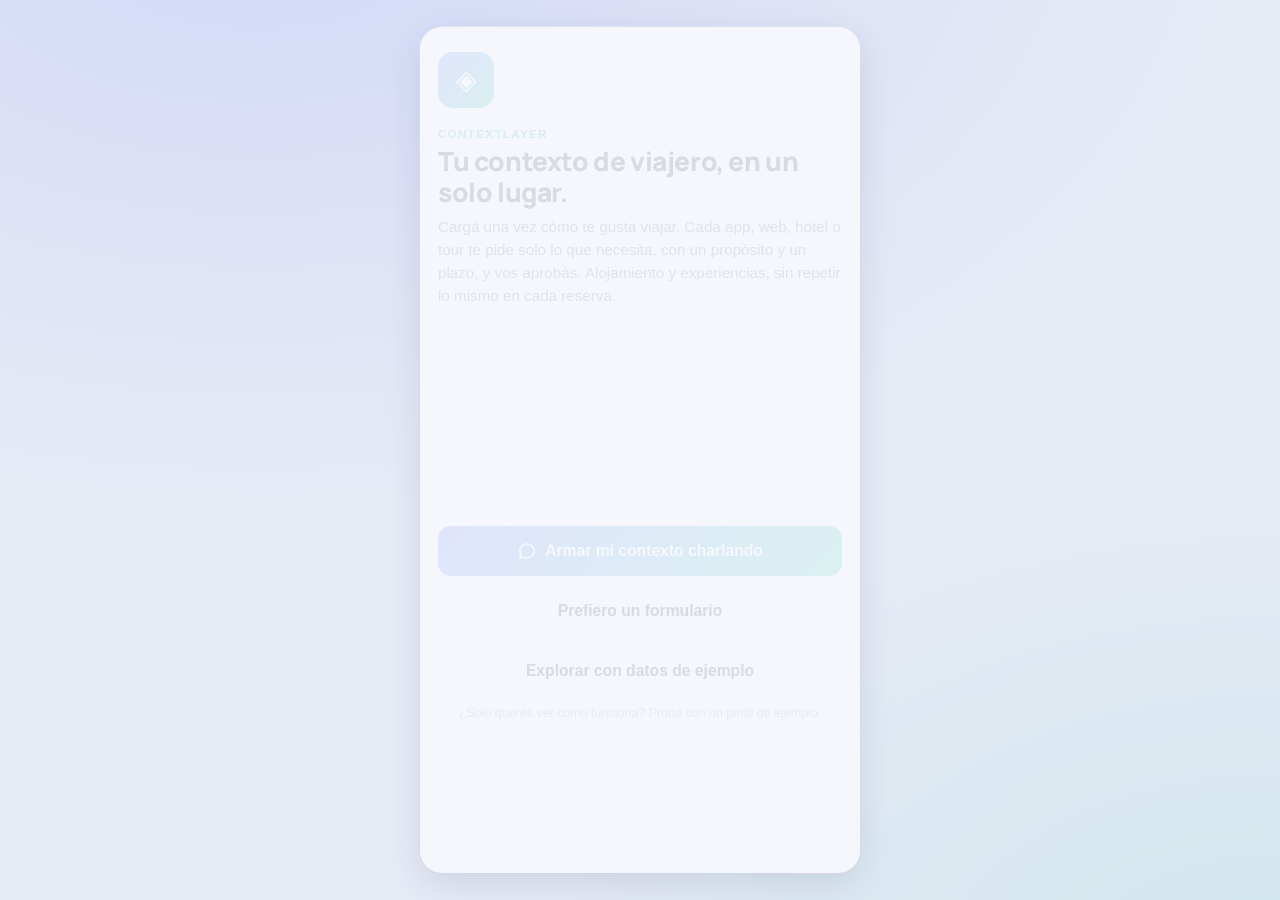
<file: index.html>
<!DOCTYPE html>
<html lang="es">
<head>
  <meta charset="UTF-8" />
  <meta name="viewport" content="width=device-width, initial-scale=1.0" />
  <title>ContextLayer · Prototipo</title>
  <!-- Redirige a la app (que vive en /mvp) para una URL raíz limpia -->
  <meta http-equiv="refresh" content="0; url=./mvp/" />
  <link rel="canonical" href="./mvp/" />
</head>
<body style="font-family:-apple-system,Segoe UI,Roboto,sans-serif;background:#e7ebf6;color:#1a1e30;display:grid;place-items:center;height:100vh;margin:0">
  <p>Abriendo el prototipo… si no redirige, <a href="./mvp/">entrá acá</a>.</p>
</body>
</html>
</file>
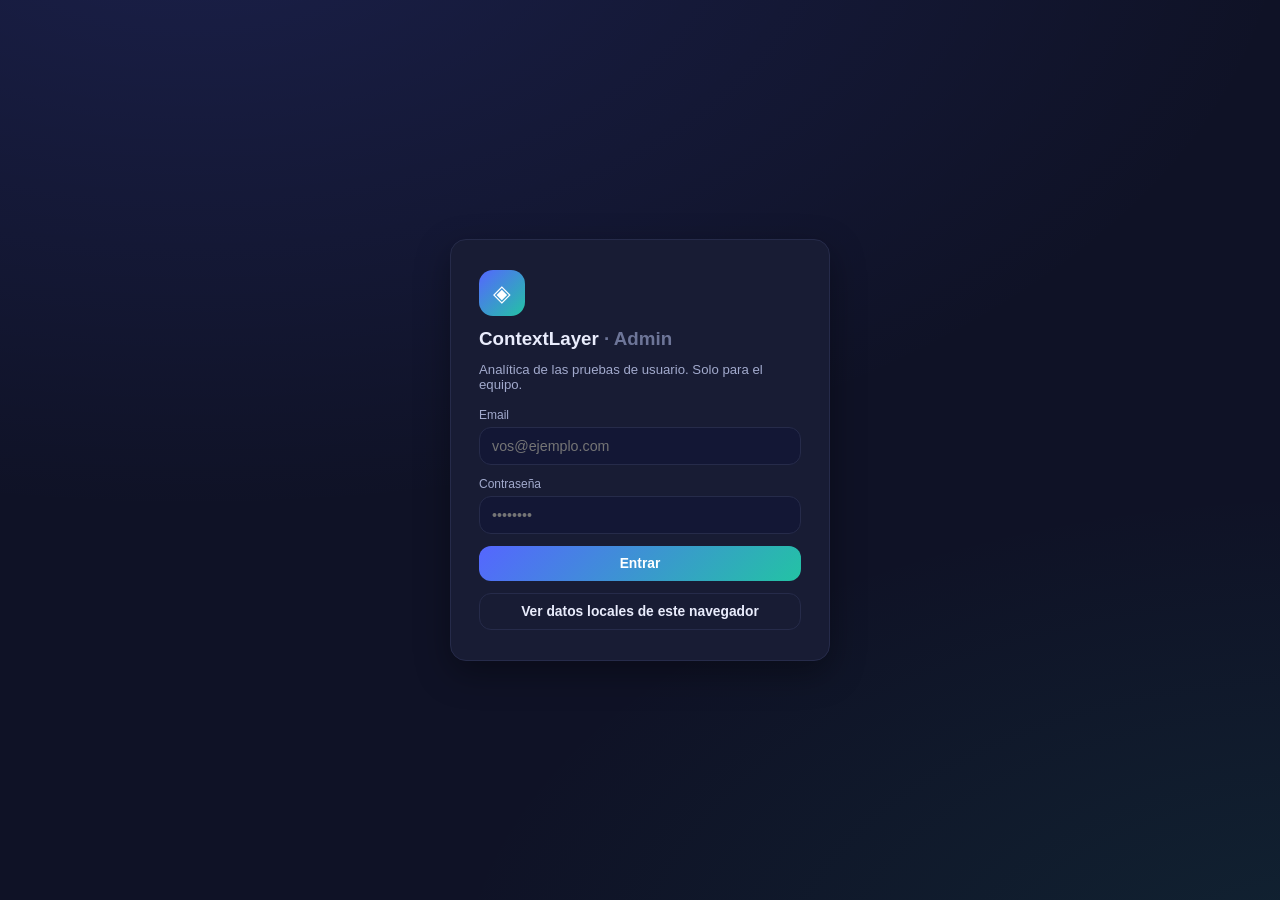
<file: admin/index.html>
<!DOCTYPE html>
<html lang="es">
<head>
  <meta charset="UTF-8" />
  <meta name="viewport" content="width=device-width, initial-scale=1.0" />
  <meta name="theme-color" content="#0f1226" />
  <title>ContextLayer · Admin</title>
  <link rel="icon" href="../mvp/img/favicon.svg" type="image/svg+xml" />
  <link rel="stylesheet" href="css/admin.css?v=1" />
</head>
<body>

  <!-- ---------- Login (solo modo remoto) ---------- -->
  <div id="login" class="login" hidden>
    <form class="login__card" id="login-form" autocomplete="on">
      <div class="login__mark">◈</div>
      <div class="login__brand">ContextLayer <span>· Admin</span></div>
      <p class="login__lead">Analítica de las pruebas de usuario. Solo para el equipo.</p>
      <label class="lfield">
        <span>Email</span>
        <input type="email" id="login-email" required autocomplete="username" placeholder="vos@ejemplo.com" />
      </label>
      <label class="lfield">
        <span>Contraseña</span>
        <input type="password" id="login-pass" required autocomplete="current-password" placeholder="••••••••" />
      </label>
      <div class="login__error" id="login-error" hidden></div>
      <button class="btn btn--primary" type="submit" id="login-btn">Entrar</button>
      <button class="btn btn--ghost" type="button" id="login-local">Ver datos locales de este navegador</button>
    </form>
  </div>

  <!-- ---------- Shell del dashboard ---------- -->
  <div id="shell" class="shell" hidden>
    <aside class="sidebar" id="sidebar">
      <div class="sidebar__brand">
        <span class="sidebar__mark">◈</span>
        <span class="sidebar__name">ContextLayer <b>Admin</b></span>
        <button class="sidebar__toggle" id="nav-toggle" aria-label="Menú">☰</button>
      </div>
      <nav class="sidebar__nav" id="nav"><!-- app.js pinta los links --></nav>
      <div class="sidebar__foot" id="sidebar-foot"><!-- modo + logout --></div>
    </aside>

    <div class="main">
      <header class="topbar">
        <div class="topbar__title" id="view-title">Resumen</div>
        <div class="topbar__filters">
          <div class="seg" id="range-seg" role="group" aria-label="Rango de fechas">
            <button data-range="today">Hoy</button>
            <button data-range="7d">7 días</button>
            <button data-range="30d">30 días</button>
            <button data-range="all" class="is-on">Todo</button>
          </div>
          <select id="segment-sel" class="sel" aria-label="Segmento por dispositivo">
            <option value="all">Todos los dispositivos</option>
            <option value="mobile">📱 Mobile</option>
            <option value="tablet">📲 Tablet</option>
            <option value="desktop">🖥️ Desktop</option>
          </select>
        </div>
      </header>

      <div id="banner" class="banner" hidden></div>
      <main id="view" class="view" aria-live="polite">
        <div class="loading">Cargando…</div>
      </main>
    </div>
  </div>

  <!-- Scripts clásicos, en orden: config → cliente → datos → agregación → gráficos → vistas → app -->
  <script src="../mvp/js/config.js?v=32"></script>
  <script src="js/sb.js?v=1"></script>
  <script src="js/provider.js?v=1"></script>
  <script src="js/agg.js?v=1"></script>
  <script src="js/charts.js?v=1"></script>
  <script src="js/heat.js?v=1"></script>
  <script src="js/views/overview.js?v=1"></script>
  <script src="js/views/heatmap.js?v=1"></script>
  <script src="js/views/elements.js?v=1"></script>
  <script src="js/views/scroll.js?v=1"></script>
  <script src="js/views/funnels.js?v=1"></script>
  <script src="js/views/flows.js?v=1"></script>
  <script src="js/views/sessions.js?v=1"></script>
  <script src="js/views/live.js?v=1"></script>
  <script src="js/views/features.js?v=1"></script>
  <script src="js/views/feedback.js?v=1"></script>
  <script src="js/views/errors.js?v=1"></script>
  <script src="js/views/export.js?v=1"></script>
  <script src="js/app.js?v=1"></script>
</body>
</html>
</file>
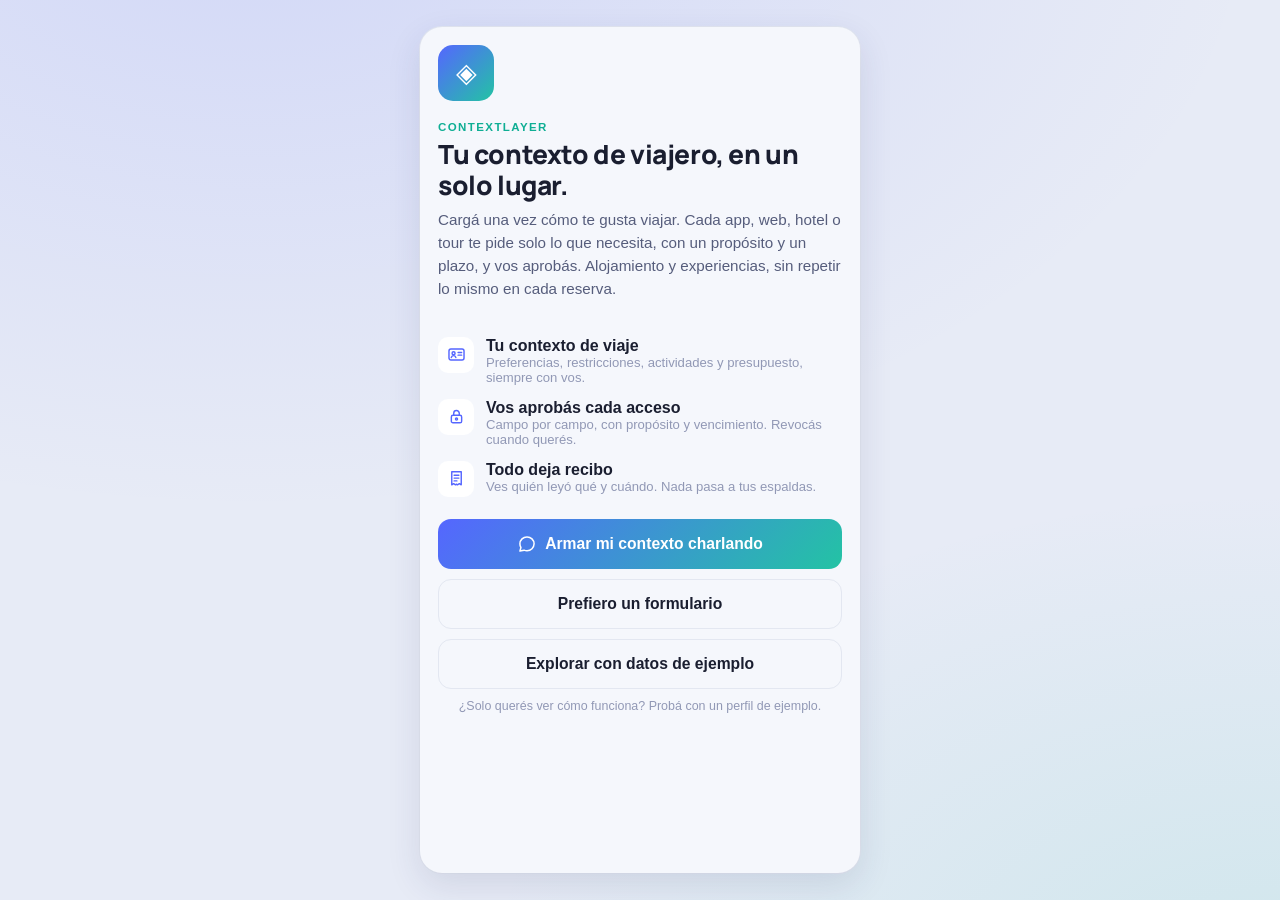
<file: mvp/index.html>
<!DOCTYPE html>
<html lang="es">
<head>
  <meta charset="UTF-8" />
  <meta name="viewport" content="width=device-width, initial-scale=1.0" />
  <meta name="theme-color" content="#0f1226" />
  <title>ContextLayer · Prototipo</title>
  <link rel="icon" href="img/favicon.svg" type="image/svg+xml" />
  <link rel="apple-touch-icon" href="img/icon-192.png" />
  <link rel="manifest" href="manifest.webmanifest" />
  <!-- Tema elegido por el tester, aplicado antes del primer paint (sin flash) -->
  <script>try { var t = localStorage.getItem("cl_theme"); if (t) document.documentElement.dataset.theme = t; } catch (e) {}</script>
  <link rel="preload" href="fonts/manrope.woff2" as="font" type="font/woff2" crossorigin />
  <link rel="stylesheet" href="css/styles.css?v=32" />
</head>
<body>
  <!-- Marco de teléfono: en desktop se ve como un móvil centrado; en mobile ocupa todo. -->
  <div class="device" role="application" aria-label="Prototipo ContextLayer">

    <!-- Contenedor donde app.js inyecta cada pantalla -->
    <main id="screen" class="screen" tabindex="-1"></main>

    <!-- Navegación inferior (se muestra/oculta según la pantalla) -->
    <nav id="tabbar" class="tabbar" aria-label="Navegación principal" hidden>
      <button class="tabbar__btn" data-nav="pasaporte">
        <span class="tabbar__ico">🪪</span><span class="tabbar__lbl">Contexto</span>
      </button>
      <button class="tabbar__btn" data-nav="reservas">
        <span class="tabbar__ico">🛎️</span><span class="tabbar__lbl">Reservas</span>
      </button>
      <button class="tabbar__btn" data-nav="actividad">
        <span class="tabbar__ico">🧾</span><span class="tabbar__lbl">Actividad</span>
      </button>
      <button class="tabbar__btn" data-nav="permisos">
        <span class="tabbar__ico">🔐</span><span class="tabbar__lbl">Permisos</span>
      </button>
    </nav>
  </div>

  <script src="js/config.js?v=32"></script>
  <script src="js/icons.js?v=32"></script>
  <script src="js/data.js?v=32"></script>
  <script src="js/track.js?v=32"></script>
  <script src="js/app.js?v=32"></script>
</body>
</html>
</file>
<file: admin/css/admin.css>
/* ============================================================================
 * ContextLayer · Admin — admin.css
 * Dashboard oscuro con los acentos de la marca (índigo #5566ff / agua #23c3a4).
 * ==========================================================================*/

:root {
  --bg: #0f1226;
  --bg-2: #131735;
  --surface: #181c34;
  --surface-2: #1e2342;
  --line: #262b4a;
  --txt: #e9ecfc;
  --txt-dim: #a2aacd;
  --txt-mute: #6d7598;
  --brand: #5566ff;
  --brand-2: #23c3a4;
  --grad: linear-gradient(135deg, #5566ff 0%, #23c3a4 100%);
  --danger: #ff6b7d;
  --warn: #e8b93e;
  --ok: #23c3a4;
  --radius: 16px;
  --radius-sm: 12px;
  --shadow: 0 12px 34px rgba(0, 0, 0, 0.35);
  font-size: 15px;
}

* { box-sizing: border-box; margin: 0; padding: 0; }

html, body {
  min-height: 100%;
  background: var(--bg);
  color: var(--txt);
  font-family: -apple-system, BlinkMacSystemFont, "Segoe UI", Roboto, Helvetica, Arial, sans-serif;
  -webkit-font-smoothing: antialiased;
}

body {
  background:
    radial-gradient(1100px 600px at 15% -10%, rgba(85, 102, 255, 0.16), transparent),
    radial-gradient(900px 500px at 105% 110%, rgba(35, 195, 164, 0.10), transparent),
    var(--bg);
}

a { color: var(--brand-2); }
[hidden] { display: none !important; }

/* ---------- Botones ---------- */
.btn {
  appearance: none;
  border: 1px solid var(--line);
  background: var(--surface-2);
  color: var(--txt);
  border-radius: var(--radius-sm);
  padding: 10px 16px;
  font-size: 0.92rem;
  font-weight: 600;
  cursor: pointer;
  transition: filter 0.15s, transform 0.05s;
}
.btn:hover { filter: brightness(1.15); }
.btn:active { transform: scale(0.98); }
.btn--primary { background: var(--grad); border: none; color: #fff; }
.btn--ghost { background: transparent; }
.btn--sm { padding: 6px 11px; font-size: 0.8rem; border-radius: 9px; }
.btn--danger { background: transparent; color: var(--danger); border-color: rgba(255, 107, 125, 0.4); }
.btn:disabled { opacity: 0.45; cursor: not-allowed; }

/* ---------- Login ---------- */
.login {
  min-height: 100vh;
  display: flex;
  align-items: center;
  justify-content: center;
  padding: 24px;
}
.login__card {
  width: 100%;
  max-width: 380px;
  background: var(--surface);
  border: 1px solid var(--line);
  border-radius: var(--radius);
  box-shadow: var(--shadow);
  padding: 30px 28px;
  display: flex;
  flex-direction: column;
  gap: 12px;
}
.login__mark {
  width: 46px; height: 46px;
  border-radius: 14px;
  background: var(--grad);
  color: #fff;
  font-size: 1.5rem;
  display: flex; align-items: center; justify-content: center;
}
.login__brand { font-size: 1.25rem; font-weight: 800; }
.login__brand span { color: var(--txt-mute); font-weight: 600; }
.login__lead { color: var(--txt-dim); font-size: 0.88rem; margin-bottom: 4px; }
.lfield { display: flex; flex-direction: column; gap: 5px; font-size: 0.8rem; color: var(--txt-dim); }
.lfield input {
  background: var(--bg-2);
  border: 1px solid var(--line);
  border-radius: var(--radius-sm);
  color: var(--txt);
  padding: 10px 12px;
  font-size: 0.95rem;
}
.lfield input:focus { outline: 2px solid rgba(85, 102, 255, 0.5); border-color: var(--brand); }
.login__error {
  background: rgba(255, 107, 125, 0.12);
  border: 1px solid rgba(255, 107, 125, 0.4);
  color: var(--danger);
  border-radius: var(--radius-sm);
  padding: 9px 12px;
  font-size: 0.84rem;
}

/* ---------- Shell: sidebar + main ---------- */
.shell { display: flex; min-height: 100vh; }

.sidebar {
  width: 222px;
  flex: none;
  border-right: 1px solid var(--line);
  background: rgba(19, 23, 53, 0.7);
  display: flex;
  flex-direction: column;
  position: sticky;
  top: 0;
  height: 100vh;
}
.sidebar__brand {
  display: flex; align-items: center; gap: 9px;
  padding: 18px 16px 14px;
  font-size: 0.98rem;
}
.sidebar__mark {
  width: 30px; height: 30px; flex: none;
  border-radius: 9px;
  background: var(--grad);
  color: #fff;
  display: flex; align-items: center; justify-content: center;
  font-size: 1rem;
}
.sidebar__name b { font-weight: 800; }
.sidebar__toggle { display: none; }
.sidebar__nav { flex: 1; overflow-y: auto; padding: 4px 10px 10px; }
.nav-item {
  display: flex; align-items: center; gap: 9px;
  padding: 8px 11px;
  margin-bottom: 2px;
  border-radius: 10px;
  color: var(--txt-dim);
  text-decoration: none;
  font-size: 0.9rem;
  font-weight: 600;
}
.nav-item:hover { background: var(--surface-2); color: var(--txt); }
.nav-item.is-active {
  background: linear-gradient(135deg, rgba(85, 102, 255, 0.22), rgba(35, 195, 164, 0.14));
  color: #fff;
  box-shadow: inset 0 0 0 1px rgba(85, 102, 255, 0.35);
}
.nav-item__ico { width: 20px; text-align: center; flex: none; }
.sidebar__foot {
  border-top: 1px solid var(--line);
  padding: 12px 14px;
  font-size: 0.78rem;
  color: var(--txt-mute);
  display: flex; flex-direction: column; gap: 8px;
}
.mode-pill {
  display: inline-flex; align-items: center; gap: 6px;
  border: 1px solid var(--line);
  border-radius: 999px;
  padding: 3px 10px;
  font-weight: 700;
  align-self: flex-start;
}
.mode-pill--remote { color: var(--brand-2); border-color: rgba(35, 195, 164, 0.4); }
.mode-pill--local { color: var(--warn); border-color: rgba(232, 185, 62, 0.4); }
.mode-pill--demo { color: var(--brand); border-color: rgba(85, 102, 255, 0.5); }

.main { flex: 1; min-width: 0; display: flex; flex-direction: column; }

/* ---------- Topbar ---------- */
.topbar {
  display: flex;
  align-items: center;
  justify-content: space-between;
  gap: 14px;
  flex-wrap: wrap;
  padding: 14px 22px;
  border-bottom: 1px solid var(--line);
  background: rgba(15, 18, 38, 0.75);
  position: sticky;
  top: 0;
  z-index: 20;
  backdrop-filter: blur(8px);
}
.topbar__title { font-size: 1.15rem; font-weight: 800; }
.topbar__filters { display: flex; align-items: center; gap: 10px; flex-wrap: wrap; }

.seg {
  display: inline-flex;
  background: var(--bg-2);
  border: 1px solid var(--line);
  border-radius: 11px;
  padding: 3px;
  gap: 2px;
}
.seg button {
  appearance: none; border: none; background: transparent;
  color: var(--txt-dim);
  border-radius: 8px;
  padding: 6px 12px;
  font-size: 0.82rem;
  font-weight: 700;
  cursor: pointer;
}
.seg button:hover { color: var(--txt); }
.seg button.is-on { background: var(--grad); color: #fff; }

.sel {
  background: var(--bg-2);
  border: 1px solid var(--line);
  color: var(--txt);
  border-radius: 11px;
  padding: 8px 10px;
  font-size: 0.84rem;
  font-weight: 600;
}

/* ---------- Banner modo local / demo ---------- */
.banner {
  margin: 14px 22px 0;
  border-radius: var(--radius-sm);
  padding: 11px 15px;
  display: flex;
  align-items: center;
  gap: 12px;
  flex-wrap: wrap;
  font-size: 0.88rem;
  font-weight: 600;
}
.banner--local { background: rgba(232, 185, 62, 0.12); border: 1px solid rgba(232, 185, 62, 0.45); color: #f2cf7a; }
.banner--demo { background: rgba(85, 102, 255, 0.14); border: 1px solid rgba(85, 102, 255, 0.5); color: #aab4ff; }
.banner--warn { background: rgba(255, 107, 125, 0.1); border: 1px solid rgba(255, 107, 125, 0.4); color: var(--danger); }
.banner .grow { flex: 1; min-width: 200px; }

/* ---------- Área de vista ---------- */
.view { padding: 18px 22px 40px; }
.loading { color: var(--txt-mute); padding: 30px 0; text-align: center; }

.grid { display: grid; gap: 14px; }
.grid--kpis { grid-template-columns: repeat(auto-fit, minmax(158px, 1fr)); }
.grid--2 { grid-template-columns: 1fr 1fr; }
.grid--3 { grid-template-columns: repeat(3, 1fr); }
@media (max-width: 1100px) { .grid--3 { grid-template-columns: 1fr 1fr; } }
@media (max-width: 760px) { .grid--2, .grid--3 { grid-template-columns: 1fr; } }

.card {
  background: var(--surface);
  border: 1px solid var(--line);
  border-radius: var(--radius);
  padding: 16px;
  min-width: 0;
}
.card__title {
  font-size: 0.78rem;
  text-transform: uppercase;
  letter-spacing: 1px;
  color: var(--txt-mute);
  font-weight: 700;
  margin-bottom: 10px;
}
.card--span { grid-column: 1 / -1; }

.kpi { display: flex; flex-direction: column; gap: 3px; }
.kpi__val {
  font-size: 1.55rem;
  font-weight: 800;
  background: var(--grad);
  -webkit-background-clip: text;
  background-clip: text;
  -webkit-text-fill-color: transparent;
}
.kpi__label { color: var(--txt-dim); font-size: 0.8rem; font-weight: 600; }
.kpi__hint { color: var(--txt-mute); font-size: 0.72rem; }

.muted { color: var(--txt-mute); font-size: 0.82rem; }
.dim { color: var(--txt-dim); }
.nowrap { white-space: nowrap; }
.right { text-align: right; }
.scroll-x { overflow-x: auto; }

.empty {
  text-align: center;
  color: var(--txt-mute);
  padding: 34px 10px;
  font-size: 0.9rem;
}
.empty__ico { display: block; font-size: 1.6rem; margin-bottom: 8px; }

/* ---------- Chips / badges ---------- */
.chip {
  display: inline-flex; align-items: center; gap: 4px;
  border: 1px solid var(--line);
  background: var(--bg-2);
  color: var(--txt-dim);
  border-radius: 999px;
  padding: 2px 9px;
  font-size: 0.72rem;
  font-weight: 700;
  white-space: nowrap;
}
.chip--ok { color: var(--brand-2); border-color: rgba(35, 195, 164, 0.4); }
.chip--warn { color: var(--warn); border-color: rgba(232, 185, 62, 0.4); }
.chip--bad { color: var(--danger); border-color: rgba(255, 107, 125, 0.4); }
.chip--brand { color: #aab4ff; border-color: rgba(85, 102, 255, 0.5); }

/* ---------- Tablas ---------- */
table.tbl { width: 100%; border-collapse: collapse; font-size: 0.85rem; }
.tbl th {
  text-align: left;
  color: var(--txt-mute);
  font-size: 0.72rem;
  text-transform: uppercase;
  letter-spacing: 0.8px;
  padding: 8px 10px;
  border-bottom: 1px solid var(--line);
  white-space: nowrap;
}
.tbl td { padding: 8px 10px; border-bottom: 1px solid rgba(38, 43, 74, 0.55); vertical-align: middle; }
.tbl tr:last-child td { border-bottom: none; }
.tbl tr.is-click { cursor: pointer; }
.tbl tr.is-click:hover td { background: rgba(85, 102, 255, 0.08); }
.tbl td.num, .tbl th.num { text-align: right; font-variant-numeric: tabular-nums; }

/* Tabla-heatmap (flujos) */
.heat-tbl { border-collapse: collapse; font-size: 0.76rem; }
.heat-tbl th {
  color: var(--txt-mute);
  font-weight: 700;
  padding: 4px 7px;
  text-align: right;
  white-space: nowrap;
}
.heat-tbl thead th {
  writing-mode: vertical-rl;
  transform: rotate(200grad);
  text-align: left;
  vertical-align: bottom;
  padding: 6px 3px;
}
.heat-tbl td {
  min-width: 34px;
  height: 28px;
  text-align: center;
  border: 1px solid rgba(15, 18, 38, 0.8);
  border-radius: 4px;
  font-weight: 700;
  font-variant-numeric: tabular-nums;
}
.heat-tbl td.tot { background: transparent !important; color: var(--txt-mute); border: none; }

/* ---------- Heatmap / preview ---------- */
.heat-controls { display: flex; gap: 10px; flex-wrap: wrap; align-items: center; margin-bottom: 14px; }
.heat-stage {
  position: relative;
  width: 402px;
  max-width: 100%;
  border: 1px solid var(--line);
  border-radius: var(--radius-sm);
  overflow: hidden;
  background: #f5f7fc;
  flex: none;
}
.heat-stage iframe { display: block; width: 400px; border: none; background: #f5f7fc; }
.heat-stage canvas, .heat-stage .ghost {
  position: absolute;
  top: 0; left: 0;
  pointer-events: none;
}
.heat-stage canvas { opacity: 0.75; }
.heat-layout { display: flex; gap: 18px; align-items: flex-start; flex-wrap: wrap; }
.heat-side { flex: 1; min-width: 250px; display: flex; flex-direction: column; gap: 12px; }

/* Cursor fantasma del replay */
.ghost {
  width: 22px; height: 22px;
  border-radius: 50%;
  background: rgba(85, 102, 255, 0.45);
  border: 2px solid #5566ff;
  box-shadow: 0 0 12px rgba(85, 102, 255, 0.8);
  transform: translate(-50%, -50%);
  transition: left 0.35s ease, top 0.35s ease;
  z-index: 5;
}
.ghost.pulse { animation: ghostPulse 0.45s ease; }
@keyframes ghostPulse {
  0% { box-shadow: 0 0 0 0 rgba(35, 195, 164, 0.85); }
  100% { box-shadow: 0 0 0 22px rgba(35, 195, 164, 0); }
}

/* ---------- Timeline de sesión ---------- */
.tline { display: flex; flex-direction: column; max-height: 640px; overflow-y: auto; }
.tline__item {
  display: flex;
  gap: 10px;
  padding: 5px 8px;
  border-left: 2px solid var(--line);
  font-size: 0.82rem;
  align-items: baseline;
}
.tline__item.is-screen { border-left-color: var(--brand); font-weight: 800; }
.tline__item.is-mile { border-left-color: var(--brand-2); }
.tline__item.is-bad { border-left-color: var(--danger); }
.tline__item.is-now { background: rgba(85, 102, 255, 0.14); border-radius: 0 8px 8px 0; }
.tline__t { color: var(--txt-mute); font-variant-numeric: tabular-nums; font-size: 0.72rem; flex: none; width: 46px; }
.tline__badge {
  font-size: 0.66rem;
  border-radius: 6px;
  padding: 1px 6px;
  font-weight: 800;
  background: rgba(35, 195, 164, 0.18);
  color: var(--brand-2);
  flex: none;
}
.tline__txt { color: var(--txt-dim); min-width: 0; overflow-wrap: anywhere; }
.tline__item.is-screen .tline__txt { color: var(--txt); }

/* ---------- Replay controls ---------- */
.replay-bar { display: flex; align-items: center; gap: 8px; flex-wrap: wrap; margin-bottom: 10px; }
.progress {
  flex: 1;
  min-width: 120px;
  height: 8px;
  border-radius: 99px;
  background: var(--bg-2);
  border: 1px solid var(--line);
  overflow: hidden;
  cursor: pointer;
}
.progress__fill { height: 100%; background: var(--grad); width: 0%; transition: width 0.2s linear; }

/* ---------- Live ---------- */
.live-dot {
  width: 9px; height: 9px; border-radius: 50%;
  background: var(--brand-2);
  display: inline-block;
  animation: liveBlink 1.4s infinite;
}
@keyframes liveBlink { 50% { opacity: 0.25; } }
.live-list { max-height: 560px; overflow-y: auto; }

/* ---------- Charts (SVG) ---------- */
.chart svg { display: block; width: 100%; height: auto; }
.legend { display: flex; flex-wrap: wrap; gap: 8px 14px; margin-top: 10px; font-size: 0.78rem; color: var(--txt-dim); }
.legend__it { display: inline-flex; align-items: center; gap: 6px; }
.legend__sw { width: 10px; height: 10px; border-radius: 3px; flex: none; }

/* Barras HTML (ranking) */
.hbar { display: grid; grid-template-columns: minmax(90px, 200px) 1fr 52px; gap: 8px; align-items: center; margin-bottom: 7px; font-size: 0.82rem; }
.hbar__label { color: var(--txt-dim); overflow: hidden; text-overflow: ellipsis; white-space: nowrap; }
.hbar__track { background: var(--bg-2); border-radius: 6px; height: 16px; overflow: hidden; }
.hbar__fill { height: 100%; border-radius: 6px; background: var(--grad); min-width: 2px; }
.hbar__val { text-align: right; font-weight: 700; font-variant-numeric: tabular-nums; }

/* Barras apiladas (scroll) */
.stack { display: flex; height: 18px; border-radius: 6px; overflow: hidden; background: var(--bg-2); }
.stack > div { height: 100%; }

/* ---------- Export ---------- */
.exp-row { display: flex; align-items: center; gap: 10px; flex-wrap: wrap; padding: 12px 0; border-bottom: 1px solid var(--line); }
.exp-row:last-child { border-bottom: none; }
.exp-row b { min-width: 110px; }

/* ---------- Responsive: sidebar → topbar ---------- */
@media (max-width: 900px) {
  .shell { flex-direction: column; }
  .sidebar {
    width: 100%;
    height: auto;
    position: static;
    border-right: none;
    border-bottom: 1px solid var(--line);
  }
  .sidebar__brand { padding: 12px 16px; }
  .sidebar__toggle {
    display: block;
    margin-left: auto;
    background: var(--surface-2);
    border: 1px solid var(--line);
    color: var(--txt);
    border-radius: 9px;
    padding: 6px 10px;
    cursor: pointer;
  }
  .sidebar__nav {
    display: none;
    padding: 0 12px 12px;
  }
  .sidebar__nav.is-open { display: flex; flex-wrap: wrap; gap: 4px; }
  .sidebar__nav .nav-item { margin-bottom: 0; }
  .sidebar__foot { flex-direction: row; align-items: center; justify-content: space-between; padding: 8px 16px; }
  .topbar { position: static; }
  .view { padding: 14px 14px 40px; }
  .banner { margin: 12px 14px 0; }
}
</file>
<file: mvp/css/styles.css>
/* ============================================================================
 * ContextLayer · MVP — styles.css (mobile-first)
 * ==========================================================================*/

:root {
  --bg: #f5f7fc;
  --bg-2: #eef1f8;
  --surface: #ffffff;
  --surface-2: #eef1f8;
  --line: #e3e7f1;
  --txt: #1a1e30;
  --txt-dim: #565d7c;
  --txt-mute: #9198b5;
  --brand: #5566ff;
  --brand-2: #0fae94;
  --brand-grad: linear-gradient(135deg, #5566ff 0%, #23c3a4 100%);
  --danger: #ef4d63;
  --warn: #d99413;
  --ok: #0fae94;
  --radius: 16px;
  --radius-sm: 11px;
  --shadow: 0 12px 34px rgba(38, 48, 96, 0.12);
  --pad: 18px;
  font-size: 16px;
}

* { box-sizing: border-box; margin: 0; padding: 0; }

/* Tipografía display para títulos (variable, vendoreada, solo latin) */
@font-face {
  font-family: "Manrope";
  src: url("../fonts/manrope.woff2") format("woff2");
  font-weight: 200 800;
  font-display: swap;
}

html, body {
  height: 100%;
  background: #e7ebf6;
  color: var(--txt);
  font-family: -apple-system, BlinkMacSystemFont, "Segoe UI", Roboto, Helvetica, Arial, sans-serif;
  -webkit-font-smoothing: antialiased;
}

body {
  min-height: 100dvh;
  background:
    radial-gradient(1000px 600px at 20% -10%, rgba(85, 102, 255, 0.14), transparent),
    radial-gradient(800px 500px at 100% 110%, rgba(35, 195, 164, 0.12), transparent),
    #e7ebf6;
}

/* ---------- Contenedor de la app: full-bleed en móvil ---------- */
.device {
  position: relative;
  width: 100%;
  min-height: 100dvh;
  background: var(--bg);
  overflow: hidden;
  display: flex;
  flex-direction: column;
  padding-top: env(safe-area-inset-top);
}

/* En pantallas grandes: panel centrado (sin marco de teléfono) */
@media (min-width: 640px) {
  body {
    display: flex;
    align-items: center;
    justify-content: center;
    padding: 24px;
  }
  .device {
    width: 100%;
    max-width: 440px;
    min-height: auto;
    height: min(920px, 94dvh);
    border-radius: 22px;
    box-shadow: var(--shadow), 0 0 0 1px var(--line);
    padding-top: 0;
  }
}

/* ---------- Contenedor de pantalla ---------- */
.screen {
  flex: 1;
  overflow-y: auto;
  padding: var(--pad) var(--pad) 26px;
  -webkit-overflow-scrolling: touch;
}
.screen::-webkit-scrollbar { width: 0; }
.screen:focus { outline: none; }

/* Animación de entrada */
.fade-in { animation: fade 0.28s ease; }
@keyframes fade {
  from { opacity: 0; transform: translateY(8px); }
  to { opacity: 1; transform: translateY(0); }
}

/* ---------- Tipografía / bloques ---------- */
.eyebrow {
  font-size: 0.72rem;
  text-transform: uppercase;
  letter-spacing: 1.4px;
  color: var(--brand-2);
  font-weight: 700;
}
h1.title, h2.title, .shead__title {
  font-family: "Manrope", -apple-system, BlinkMacSystemFont, "Segoe UI", Roboto, sans-serif;
  letter-spacing: -0.4px;
}
h1.title { font-size: 1.65rem; line-height: 1.18; margin: 6px 0 8px; font-weight: 800; }
h2.title { font-size: 1.28rem; margin: 4px 0 6px; font-weight: 800; }
.lead { color: var(--txt-dim); font-size: 0.95rem; line-height: 1.5; }
.section-label {
  font-size: 0.78rem;
  text-transform: uppercase;
  letter-spacing: 1px;
  color: var(--txt-mute);
  margin: 18px 2px 8px;
  font-weight: 700;
}
.muted { color: var(--txt-mute); font-size: 0.82rem; }

/* ---------- Screen header (con volver) ---------- */
.shead {
  display: flex;
  align-items: center;
  gap: 10px;
  margin-bottom: 6px;
}
.shead__back {
  background: var(--surface);
  border: 1px solid var(--line);
  color: var(--txt);
  width: 38px; height: 38px;
  border-radius: 50%;
  font-size: 1.1rem;
  cursor: pointer;
  flex: none;
}
.shead__title { font-size: 1.15rem; font-weight: 700; }

/* ---------- Cards ---------- */
.card {
  background: var(--surface);
  border: 1px solid var(--line);
  border-radius: var(--radius);
  padding: 16px;
  margin-bottom: 12px;
}
.card--soft { background: var(--bg-2); }
.card--brand {
  background: var(--brand-grad);
  color: #fff;
  border: none;
}
.card--brand .muted, .card--brand .lead { color: rgba(255,255,255,0.85); }

.row { display: flex; align-items: center; gap: 12px; }
.row--between { justify-content: space-between; }
.grow { flex: 1; }

.chip {
  display: inline-flex;
  align-items: center;
  gap: 5px;
  background: var(--surface-2);
  border: 1px solid var(--line);
  color: var(--txt-dim);
  padding: 5px 10px;
  border-radius: 999px;
  font-size: 0.74rem;
  margin: 3px 4px 0 0;
}
.chip--ok { color: var(--ok); border-color: rgba(87,230,201,0.4); }
.chip-wrap { display: flex; flex-wrap: wrap; }

.avatar {
  width: 44px; height: 44px;
  border-radius: 12px;
  display: grid; place-items: center;
  font-size: 1.4rem;
  background: var(--surface-2);
  flex: none;
}

/* ---------- Botones ---------- */
.btn {
  display: inline-flex;
  align-items: center;
  justify-content: center;
  gap: 8px;
  width: 100%;
  border: none;
  border-radius: 13px;
  padding: 15px 18px;
  font-size: 0.98rem;
  font-weight: 700;
  cursor: pointer;
  color: #fff;
  background: var(--brand-grad);
  transition: transform 0.08s ease, opacity 0.15s ease;
}
.btn:active { transform: scale(0.98); }
.btn--ghost {
  background: transparent;
  color: var(--txt);
  border: 1px solid var(--line);
}
.btn--dark {
  background: var(--surface-2);
  color: var(--txt);
  border: 1px solid var(--line);
}
.btn--danger { background: transparent; color: var(--danger); border: 1px solid rgba(255,107,125,0.4); }
.btn--sm { width: auto; padding: 9px 14px; font-size: 0.82rem; border-radius: 10px; }
.btn:disabled { opacity: 0.45; cursor: not-allowed; }
.btn-stack { display: flex; flex-direction: column; gap: 10px; margin-top: 8px; }

/* ---------- Sticky footer de acción ---------- */
.action-bar {
  position: sticky;
  bottom: 0;
  margin: 16px -18px -26px;
  padding: 14px 18px calc(18px + env(safe-area-inset-bottom));
  background: linear-gradient(to top, var(--bg) 70%, transparent);
}

/* ---------- Form ---------- */
.field { margin-bottom: 14px; }
.field__label {
  display: block;
  font-size: 0.82rem;
  color: var(--txt-dim);
  margin-bottom: 6px;
  font-weight: 600;
}
.field input, .field select, .textarea {
  width: 100%;
  background: var(--bg-2);
  border: 1px solid var(--line);
  color: var(--txt);
  padding: 13px 14px;
  border-radius: 11px;
  font-size: 0.95rem;
  font-family: inherit;
}
.field input:focus, .field select:focus, .textarea:focus {
  outline: none;
  border-color: var(--brand);
  box-shadow: 0 0 0 3px rgba(124,140,255,0.2);
}
.textarea { resize: none; min-height: 92px; line-height: 1.5; }

/* ---------- Toggle switch ---------- */
.switch { position: relative; width: 46px; height: 27px; flex: none; }
.switch input { opacity: 0; width: 0; height: 0; }
.switch__track {
  position: absolute; inset: 0;
  background: var(--surface-2);
  border: 1px solid var(--line);
  border-radius: 999px;
  transition: background 0.2s ease;
}
.switch__track::after {
  content: "";
  position: absolute;
  top: 3px; left: 3px;
  width: 19px; height: 19px;
  border-radius: 50%;
  background: var(--txt-dim);
  transition: transform 0.2s ease, background 0.2s ease;
}
.switch input:checked + .switch__track { background: rgba(87,230,201,0.25); border-color: var(--brand-2); }
.switch input:checked + .switch__track::after { transform: translateX(19px); background: var(--brand-2); }

/* ---------- Onboarding progress ---------- */
.progress { display: flex; gap: 6px; margin-bottom: 18px; }
.progress__dot {
  flex: 1; height: 5px; border-radius: 999px; background: var(--surface-2);
}
.progress__dot.is-done { background: var(--brand-2); }
.progress__dot.is-active { background: var(--brand); }

/* Fecha/hora chiquita en recibos y canjes */
.log__date { font-size: 0.72rem; color: var(--brand-2); font-weight: 700; }

/* ---------- Context category list ---------- */
.ctx-item {
  display: flex; align-items: center; gap: 12px;
  padding: 13px 0;
  border-bottom: 1px solid var(--line);
}
.ctx-item:last-child { border-bottom: none; }
.ctx-item__val { color: var(--txt-dim); font-size: 0.85rem; }


/* ---------- Option (result) card ---------- */
.opt__top { display: flex; justify-content: space-between; gap: 10px; }
.opt__price { text-align: right; flex: none; }
.opt__price b { font-size: 1.15rem; font-family: "Manrope", -apple-system, sans-serif; }
.match-list { list-style: none; margin: 12px 0 0; }
.match-list li {
  display: flex; gap: 8px; align-items: flex-start;
  font-size: 0.85rem; color: var(--txt-dim);
  margin-bottom: 7px; line-height: 1.4;
}
.match-list li::before { content: "✓"; color: var(--brand-2); font-weight: 700; flex: none; }

.badge-best {
  background: var(--brand-2); color: #06231c;
  font-size: 0.66rem; font-weight: 800;
  padding: 3px 8px; border-radius: 999px;
  text-transform: uppercase; letter-spacing: 0.6px;
}

/* ---------- Agent "thinking" ---------- */
.thinking { text-align: center; padding: 40px 10px; }
.spinner {
  width: 46px; height: 46px; margin: 0 auto 18px;
  border: 3px solid var(--surface-2);
  border-top-color: var(--brand-2);
  border-radius: 50%;
  animation: spin 0.8s linear infinite;
}
@keyframes spin { to { transform: rotate(360deg); } }
.thinking__step { color: var(--txt-dim); font-size: 0.88rem; margin: 6px 0; opacity: 0; }
.thinking__step.show { opacity: 1; transition: opacity 0.3s ease; }

/* ---------- Success check ---------- */
.success-mark {
  width: 84px; height: 84px; margin: 10px auto 20px;
  border-radius: 50%;
  background: rgba(87,230,201,0.15);
  border: 2px solid var(--brand-2);
  display: grid; place-items: center;
  font-size: 2.4rem;
  animation: pop 0.4s ease;
}
@keyframes pop { 0% { transform: scale(0.5); opacity: 0; } 100% { transform: scale(1); opacity: 1; } }

/* ---------- Splash ---------- */
.splash { height: 100%; display: flex; flex-direction: column; }
.splash__hero { flex: 1; display: flex; flex-direction: column; justify-content: center; }
.logo-mark {
  width: 56px; height: 56px; border-radius: 15px;
  background: var(--brand-grad);
  display: grid; place-items: center;
  color: #fff;
  font-size: 1.7rem; margin-bottom: 20px;
}
.value-row { display: flex; gap: 12px; align-items: flex-start; margin: 14px 0; }
.value-row__ico {
  width: 36px; height: 36px; border-radius: 10px; flex: none;
  background: var(--surface); display: grid; place-items: center; font-size: 1.1rem;
}

/* ---------- Tabbar ---------- */
.tabbar {
  display: flex;
  border-top: 1px solid var(--line);
  background: var(--surface);
  backdrop-filter: blur(8px);
  padding-bottom: env(safe-area-inset-bottom);
}
.tabbar[hidden] { display: none; }
.tabbar__btn {
  flex: 1;
  background: none; border: none; cursor: pointer;
  padding: 9px 0 11px;
  display: flex; flex-direction: column; align-items: center; gap: 3px;
  color: var(--txt-mute);
}
.tabbar__ico { display: block; height: 22px; opacity: 0.72; }
.tabbar__ico .ico { width: 22px; height: 22px; }
.tabbar__lbl { font-size: 0.66rem; font-weight: 600; }
.tabbar__btn.is-active { color: var(--brand-2); }
.tabbar__btn.is-active .tabbar__ico { opacity: 1; }

/* ---------- Toast ---------- */
.toast {
  position: absolute;
  left: 50%; bottom: 84px;
  transform: translateX(-50%) translateY(20px);
  background: #1a1e30;
  border: 1px solid #1a1e30;
  color: #fff;
  padding: 11px 18px;
  border-radius: 999px;
  font-size: 0.82rem;
  opacity: 0; pointer-events: none;
  transition: opacity 0.25s ease, transform 0.25s ease;
  z-index: 50;
  max-width: 84%;
  text-align: center;
}
.toast.show { opacity: 1; transform: translateX(-50%) translateY(0); }



/* ============================================================================
 * Añadidos v2 — modelo pasaporte (solicitudes, recibos, alcance por campo)
 * ==========================================================================*/

/* Etiqueta de tipo de solicitante (agente / OTA / comercio) */
.pill {
  display: inline-block;
  font-size: 0.66rem;
  font-weight: 700;
  text-transform: uppercase;
  letter-spacing: 0.5px;
  color: var(--brand-2);
  background: rgba(87, 230, 201, 0.12);
  border: 1px solid rgba(87, 230, 201, 0.3);
  padding: 3px 8px;
  border-radius: 999px;
}
.pill--dim {
  color: var(--txt-mute);
  background: var(--surface-2);
  border-color: var(--line);
}

/* Meta línea propósito / duración */
.meta-row {
  display: flex;
  gap: 8px;
  align-items: flex-start;
  font-size: 0.82rem;
  color: var(--txt-dim);
  margin-top: 8px;
}
.meta-row .k { color: var(--txt-mute); min-width: 74px; flex: none; }

/* Fila de campo solicitado con toggle de alcance por campo */
.field-grant {
  display: flex;
  align-items: center;
  gap: 12px;
  padding: 11px 0;
  border-bottom: 1px solid var(--line);
}
.field-grant:last-child { border-bottom: none; }
.field-grant__key {
  font-family: ui-monospace, SFMono-Regular, Menlo, monospace;
  font-size: 0.72rem;
  color: var(--brand-2);
}
.field-grant__val { color: var(--txt-dim); font-size: 0.85rem; }

/* Bloque de "payload" que se comparte (preview técnico) */
.codeblock {
  background: var(--bg-2);
  border: 1px solid var(--line);
  border-radius: 12px;
  padding: 13px 14px;
  font-family: ui-monospace, SFMono-Regular, Menlo, monospace;
  font-size: 0.76rem;
  line-height: 1.55;
  color: var(--ok);
  overflow-x: auto;
  white-space: pre;
}
.codeblock .c-key { color: var(--brand); }
.codeblock .c-str { color: var(--ok); }
.codeblock .c-cmt { color: var(--txt-mute); }

/* Recibos (actividad) */
.receipt {
  display: flex;
  gap: 12px;
  align-items: flex-start;
  padding: 13px 0;
  border-bottom: 1px solid var(--line);
}
.receipt:last-child { border-bottom: none; }
.receipt__tag {
  font-size: 0.64rem; font-weight: 800; text-transform: uppercase;
  letter-spacing: 0.5px; padding: 2px 7px; border-radius: 999px;
}
.receipt__tag--read { color: #4a53c9; background: rgba(85,102,255,0.12); }
.receipt__tag--write { color: var(--warn); background: rgba(255,206,107,0.14); }

/* Estado vacío */
.empty {
  text-align: center;
  color: var(--txt-mute);
  padding: 36px 16px;
}
.empty__ico { font-size: 2rem; display: block; margin-bottom: 8px; opacity: 0.7; }

/* ============================================================================
 * Añadidos v3 — carga conversacional + "Iniciar sesión con ContextLayer"
 * ==========================================================================*/

/* ---------- Chat de carga de contexto ---------- */
.chat {
  display: flex;
  flex-direction: column;
  gap: 10px;
  padding-bottom: 8px;
}
.bubble {
  max-width: 82%;
  padding: 11px 14px;
  border-radius: 16px;
  font-size: 0.9rem;
  line-height: 1.45;
  animation: fade 0.25s ease;
}
.bubble--agent {
  align-self: flex-start;
  background: var(--surface);
  border: 1px solid var(--line);
  border-bottom-left-radius: 5px;
}
.bubble--user {
  align-self: flex-end;
  background: var(--brand-grad);
  color: #fff;
  border-bottom-right-radius: 5px;
}
.bubble__chips { margin-top: 8px; }
.bubble__chips .chip { background: rgba(255,255,255,0.12); border-color: rgba(255,255,255,0.25); color: inherit; }

/* Barra de entrada del chat (fija abajo) */
.chatbar {
  position: sticky;
  bottom: 0;
  margin: 12px -18px -26px;
  padding: 12px 18px calc(14px + env(safe-area-inset-bottom));
  background: linear-gradient(to top, var(--bg) 72%, transparent);
  display: flex;
  gap: 8px;
  align-items: flex-end;
}
.chatbar .textarea {
  flex: 1;
  min-height: 46px;
  max-height: 120px;
  padding: 12px 14px;
}
.icon-btn {
  width: 46px; height: 46px; flex: none;
  border-radius: 12px;
  border: 1px solid var(--line);
  background: var(--surface-2);
  color: var(--txt);
  font-size: 1.2rem;
  cursor: pointer;
  display: grid; place-items: center;
}
.icon-btn--send { background: var(--brand-grad); color: #fff; border: none; }
.mic-btn.is-listening {
  background: var(--danger);
  color: #fff;
  border-color: var(--danger);
  animation: micpulse 1s ease-in-out infinite;
}
@keyframes micpulse { 0%,100% { box-shadow: 0 0 0 0 rgba(255,107,125,0.5);} 50%{ box-shadow: 0 0 0 8px rgba(255,107,125,0);} }

.chat-suggest {
  display: flex; flex-wrap: wrap; gap: 7px; margin: 4px 0 2px;
}
.chat-suggest button {
  background: var(--surface); border: 1px solid var(--line);
  color: var(--txt-dim); border-radius: 999px;
  padding: 7px 12px; font-size: 0.78rem; cursor: pointer;
}

/* ---------- App de terceros (marco embebido) ---------- */
.appframe {
  border-radius: 18px;
  overflow: hidden;
  border: 1px solid var(--line);
  margin-bottom: 14px;
}
.appframe__bar {
  display: flex; align-items: center; gap: 8px;
  padding: 9px 12px;
  background: var(--surface-2);
  font-size: 0.74rem;
  color: var(--txt-mute);
  border-bottom: 1px solid var(--line);
}
.appframe__dot { width: 9px; height: 9px; border-radius: 50%; background: #c7cde0; }
.appframe__url { flex: 1; text-align: center; opacity: 0.8; }

/* Botón "Continuar con ContextLayer" */
.btn-ctxlayer {
  display: flex; align-items: center; justify-content: center; gap: 10px;
  width: 100%;
  background: #1a1e30;
  color: #fff;
  border: 1px solid #1a1e30;
  border-radius: 13px;
  padding: 14px 18px;
  font-weight: 700;
  font-size: 0.95rem;
  cursor: pointer;
}
.btn-ctxlayer__mark {
  width: 22px; height: 22px; border-radius: 6px;
  background: var(--brand-grad);
  display: grid; place-items: center;
  color: #fff; font-size: 0.85rem;
}
.btn-plain {
  width: 100%; background: var(--surface); color: var(--txt);
  border: 1px solid var(--line); border-radius: 13px; padding: 13px;
  font-weight: 600; font-size: 0.9rem; cursor: pointer; margin-bottom: 10px;
}

/* ---------- Hoja de consentimiento (SSO handoff) ---------- */
.sso {
  padding-top: 6px;
}
.sso__head {
  text-align: center;
  padding: 10px 0 16px;
}
.sso__apps {
  display: flex; align-items: center; justify-content: center; gap: 14px;
  margin: 12px 0;
}
.sso__badge {
  width: 52px; height: 52px; border-radius: 14px;
  display: grid; place-items: center; font-size: 1.6rem;
  background: var(--surface-2); border: 1px solid var(--line);
}
.sso__link { color: var(--brand-2); font-size: 1.4rem; }
.sso__acct {
  display: flex; align-items: center; gap: 10px;
  background: var(--bg-2); border: 1px solid var(--line);
  border-radius: 12px; padding: 12px; margin-bottom: 12px;
}

/* ============================================================================
 * Añadidos v4 — selector de tipo de búsqueda (alojamiento / experiencia)
 * ==========================================================================*/
.seg {
  display: flex;
  gap: 6px;
  background: var(--surface-2);
  border: 1px solid var(--line);
  border-radius: 12px;
  padding: 4px;
  margin-bottom: 12px;
}
.seg__btn {
  flex: 1;
  border: none;
  background: transparent;
  color: var(--txt-dim);
  font-weight: 700;
  font-size: 0.85rem;
  padding: 9px 8px;
  border-radius: 9px;
  cursor: pointer;
}
.seg__btn.is-active {
  background: var(--surface);
  color: var(--txt);
  box-shadow: 0 1px 4px rgba(38, 48, 96, 0.12);
}

/* ============================================================================
 * Añadidos v5 — edición inline en el resumen del onboarding
 * ==========================================================================*/
.sum-edit {
  display: flex;
  align-items: center;
  gap: 8px;
  padding: 8px 0;
  border-bottom: 1px solid var(--line);
}
.sum-edit:last-child { border-bottom: none; }
.sum-edit select,
.sum-edit input {
  width: 100%;
  background: var(--bg-2);
  border: 1px solid var(--line);
  color: var(--txt);
  padding: 10px 12px;
  border-radius: 10px;
  font-size: 0.9rem;
  font-family: inherit;
}
.sum-edit select:focus,
.sum-edit input:focus {
  outline: none;
  border-color: var(--brand);
  box-shadow: 0 0 0 3px rgba(85, 102, 255, 0.2);
}
.sum-edit .btn { width: auto; flex: none; }

/* ============================================================================
 * Añadidos v6 — look & feel de marca en el login de apps de terceros
 * ==========================================================================*/
.brandhero {
  padding: 26px 18px;
  text-align: center;
}
.brandhero__wm { line-height: 1; }
.applogin__sep {
  display: flex;
  align-items: center;
  text-align: center;
  color: var(--txt-mute);
  font-size: 0.76rem;
  margin: 10px 0;
}
.applogin__sep::before,
.applogin__sep::after {
  content: "";
  flex: 1;
  height: 1px;
  background: var(--line);
}
.applogin__sep span { padding: 0 10px; }

/* Monograma de marca (insignia con color de la empresa) */
.brandmark {
  flex: none;
  border-radius: 12px;
  display: grid;
  place-items: center;
  color: #fff;
  font-weight: 800;
  line-height: 1;
}
.brandcard { align-items: center; }

/* ============================================================================
 * Añadidos v7 — ContextLayer Premium
 * ==========================================================================*/
.card--premium {
  background: linear-gradient(135deg, #ffd76a 0%, #ffb43d 100%);
  color: #3a2c00;
  border: none;
}
.card--premium .muted { color: #5c4a12; }

/* Selección de plan Premium */
.plan-card { cursor: pointer; transition: border-color 0.15s ease; }
.plan-card--on { border: 2px solid var(--brand-2); }
.radio {
  width: 20px; height: 20px; flex: none;
  border-radius: 50%;
  border: 2px solid var(--line);
  display: inline-block;
  position: relative;
}
.radio--on { border-color: var(--brand-2); }
.radio--on::after {
  content: "";
  position: absolute; inset: 3px;
  border-radius: 50%;
  background: var(--brand-2);
}

/* ============================================================================
 * Modo preview (iframes del dashboard /admin): la pantalla se renderiza a
 * altura completa del contenido, congelada y sin interacción.
 * ==========================================================================*/
body.preview-mode {
  display: block;
  padding: 0;
  background: var(--bg);
}
.preview-mode .device {
  height: auto !important;
  min-height: 0 !important;
  max-width: none;
  border-radius: 0;
  box-shadow: none;
  pointer-events: none;
}
.preview-mode .screen {
  overflow: visible;
}

/* ============================================================================
 * v2 — Transiciones direccionales entre pantallas
 * El render conserva la pantalla saliente como "fantasma" superpuesto y
 * anima ambas. Direcciones: fwd (push), back (pop), tabs, fade y sheet (SSO).
 * ==========================================================================*/
.screen.is-anim { position: relative; overflow: hidden; }
.screen__ghost {
  position: absolute;
  inset: 0;
  overflow: hidden;
  pointer-events: none;
  z-index: 1;
  background: var(--bg);
  padding: var(--pad) var(--pad) 26px;
}
.screen__ghost--top { z-index: 3; }
.screen.is-anim > .s-new { position: relative; z-index: 2; }

@media (prefers-reduced-motion: no-preference) {
  .s-in-fwd  { animation: sInFwd 0.28s cubic-bezier(0.32, 0.72, 0.24, 1) both; }
  .s-out-fwd { animation: sOutFwd 0.28s cubic-bezier(0.32, 0.72, 0.24, 1) both; }
  .s-in-back  { animation: sInBack 0.28s cubic-bezier(0.32, 0.72, 0.24, 1) both; }
  .s-out-back { animation: sOutBack 0.28s cubic-bezier(0.32, 0.72, 0.24, 1) both; }
  .s-in-tabf { animation: sInTabF 0.2s ease both; }
  .s-in-tabb { animation: sInTabB 0.2s ease both; }
  .s-out-tabf, .s-out-tabb { animation: sOutTab 0.2s ease both; }
  .s-in-fade { animation: fade 0.15s ease both; }
  .s-out-fade { animation: sOutFade 0.15s ease both; }
  .s-in-up { animation: sInUp 0.32s cubic-bezier(0.32, 0.72, 0.24, 1) both; }
  .s-out-hold { animation: sHold 0.32s linear both; }
  .s-in-hold { animation: fade 0.2s ease both; }
  .s-out-down { animation: sOutDown 0.26s cubic-bezier(0.5, 0, 0.75, 0.4) both; }
}
@keyframes sInFwd  { from { transform: translateX(100%); } to { transform: translateX(0); } }
@keyframes sOutFwd { from { transform: translateX(0); opacity: 1; } to { transform: translateX(-28%); opacity: 0.55; } }
@keyframes sInBack  { from { transform: translateX(-28%); opacity: 0.55; } to { transform: translateX(0); opacity: 1; } }
@keyframes sOutBack { from { transform: translateX(0); } to { transform: translateX(100%); } }
@keyframes sInTabF { from { transform: translateX(16px); opacity: 0; } to { transform: none; opacity: 1; } }
@keyframes sInTabB { from { transform: translateX(-16px); opacity: 0; } to { transform: none; opacity: 1; } }
@keyframes sOutTab { from { opacity: 1; } to { opacity: 0; } }
@keyframes sOutFade { from { opacity: 1; } to { opacity: 0; } }
@keyframes sInUp { from { transform: translateY(100%); } to { transform: translateY(0); } }
@keyframes sHold { from { opacity: 1; } to { opacity: 0.6; } }
@keyframes sOutDown { from { transform: translateY(0); } to { transform: translateY(100%); } }

/* Entrada en cascada de cards al montar una pantalla */
@media (prefers-reduced-motion: no-preference) {
  .stagger .card, .stagger .value-row, .stagger .receipt {
    animation: rise 0.38s ease backwards;
    animation-delay: calc(var(--i, 0) * 45ms);
  }
}
@keyframes rise { from { opacity: 0; transform: translateY(10px); } to { opacity: 1; transform: none; } }

/* ============================================================================
 * v2 — Thinking de Aria: pasos con check animado + esqueleto de resultados
 * ==========================================================================*/
.thinking__list { max-width: 300px; margin: 18px auto 0; text-align: left; }
.tstep {
  display: flex; align-items: center; gap: 10px;
  padding: 7px 0;
  color: var(--txt-mute);
  font-size: 0.88rem;
  transition: color 0.25s ease;
}
.tstep__ico { width: 22px; height: 22px; flex: none; position: relative; }
.tstep__spin {
  position: absolute; inset: 2px;
  border: 2px solid var(--surface-2);
  border-top-color: var(--brand-2);
  border-radius: 50%;
  opacity: 0;
  animation: spin 0.8s linear infinite;
}
.tstep.is-active { color: var(--txt-dim); }
.tstep.is-active .tstep__spin { opacity: 1; }
.tstep__check { position: absolute; inset: 0; width: 22px; height: 22px; }
.tstep__check path {
  fill: none;
  stroke: var(--brand-2);
  stroke-width: 2.6;
  stroke-linecap: round;
  stroke-linejoin: round;
  stroke-dasharray: 26;
  stroke-dashoffset: 26;
}
.tstep.is-done { color: var(--txt-dim); }
.tstep.is-done .tstep__spin { opacity: 0; animation: none; }
.tstep.is-done .tstep__check path { transition: stroke-dashoffset 0.3s ease; stroke-dashoffset: 0; }

/* Esqueletos (shimmer) */
.skel {
  background: linear-gradient(90deg, var(--surface-2) 25%, var(--line) 45%, var(--surface-2) 65%);
  background-size: 200% 100%;
  border-radius: 8px;
  animation: shimmer 1.3s ease infinite;
}
@keyframes shimmer { from { background-position: 180% 0; } to { background-position: -20% 0; } }
.skel--title { height: 16px; width: 62%; margin-bottom: 10px; }
.skel--line { height: 11px; width: 88%; margin-bottom: 7px; }
.skel--line.short { width: 45%; }
.skel-cards { margin-top: 22px; opacity: 0; transition: opacity 0.3s ease; }
.skel-cards.show { opacity: 1; }
.skel-cards .card { text-align: left; }
@media (prefers-reduced-motion: reduce) { .skel { animation: none; } }

/* ============================================================================
 * v2 — Anillo de match % en los resultados
 * ==========================================================================*/
.matchring { position: relative; width: 44px; height: 44px; flex: none; }
.matchring svg { width: 44px; height: 44px; transform: rotate(-90deg); }
.matchring circle { fill: none; stroke-width: 4; }
.matchring__bg { stroke: var(--surface-2); }
.matchring__val {
  stroke: url(#ringgrad);
  stroke-linecap: round;
  transition: stroke-dashoffset 0.8s cubic-bezier(0.22, 1, 0.36, 1);
}
.matchring__num {
  position: absolute; inset: 0;
  display: grid; place-items: center;
  font-size: 0.68rem; font-weight: 800;
  color: var(--brand-2);
}

/* ============================================================================
 * v2 — Bottom sheet (confirmaciones y feedback)
 * ==========================================================================*/
.sheet { position: absolute; inset: 0; z-index: 60; }
.sheet__backdrop {
  position: absolute; inset: 0;
  background: rgba(15, 18, 38, 0.45);
  opacity: 0;
  transition: opacity 0.25s ease;
}
.sheet__panel {
  position: absolute; left: 0; right: 0; bottom: 0;
  background: var(--surface);
  border-radius: 22px 22px 0 0;
  padding: 10px 18px calc(20px + env(safe-area-inset-bottom));
  transform: translateY(100%);
  transition: transform 0.3s cubic-bezier(0.32, 0.72, 0.24, 1);
  box-shadow: 0 -12px 40px rgba(38, 48, 96, 0.25);
  max-height: 82%;
  overflow-y: auto;
}
.sheet.is-open .sheet__backdrop { opacity: 1; }
.sheet.is-open .sheet__panel { transform: translateY(0); }
.sheet__grip {
  width: 40px; height: 4px;
  border-radius: 999px;
  background: var(--line);
  margin: 4px auto 14px;
}
@media (prefers-reduced-motion: reduce) {
  .sheet__backdrop, .sheet__panel { transition: none; }
}

/* Confetti al confirmar */
.confetti {
  position: absolute; inset: 0;
  pointer-events: none;
  z-index: 70;
}

/* ============================================================================
 * v2 — Chat: typing indicator y entrada
 * ==========================================================================*/
.bubble--typing { display: inline-flex; gap: 4px; align-items: center; min-width: 52px; min-height: 20px; }
.bubble--typing span {
  width: 7px; height: 7px;
  border-radius: 50%;
  background: var(--txt-mute);
  animation: typing 1.1s ease infinite;
}
.bubble--typing span:nth-child(2) { animation-delay: 0.15s; }
.bubble--typing span:nth-child(3) { animation-delay: 0.3s; }
@keyframes typing { 0%, 60%, 100% { transform: none; opacity: 0.5; } 30% { transform: translateY(-4px); opacity: 1; } }
@media (prefers-reduced-motion: reduce) { .bubble--typing span { animation: none; } }

/* ============================================================================
 * v2 — Validación y detalles de interacción
 * ==========================================================================*/
.field--error input, .field--error select { border-color: var(--danger); box-shadow: 0 0 0 3px rgba(239, 77, 99, 0.15); }
.field__msg { color: var(--danger); font-size: 0.75rem; margin-top: 5px; }

.card[role="button"], .chat-suggest button, .tabbar__btn, .plan-card, .brandcard {
  transition: transform 0.12s ease;
}
.card[role="button"]:active, .chat-suggest button:active, .plan-card:active, .brandcard:active { transform: scale(0.98); }

:focus-visible { outline: 3px solid rgba(85, 102, 255, 0.55); outline-offset: 2px; border-radius: 6px; }
.btn:focus-visible, .card[role="button"]:focus-visible { outline-offset: 0; }

@media (prefers-reduced-motion: reduce) {
  .matchring__val { transition: none; }
}

/* ============================================================================
 * v2 — Íconos SVG inline (icons.js)
 * ==========================================================================*/
.ico { width: 1.2em; height: 1.2em; display: inline-block; vertical-align: -0.24em; flex: none; }
.ico--sm { width: 0.95em; height: 0.95em; vertical-align: -0.12em; }
.ico--xl { width: 34px; height: 34px; }
.avatar .ico { width: 22px; height: 22px; color: var(--brand); }
.value-row__ico .ico { width: 19px; height: 19px; color: var(--brand); }
.empty__ico .ico { width: 34px; height: 34px; }
.btn .ico, .icon-btn .ico { width: 20px; height: 20px; }
.seg__btn .ico { width: 16px; height: 16px; vertical-align: -0.22em; }
.chip .ico--sm { width: 13px; height: 13px; }
.shead__right { margin-left: auto; }
.shead .icon-btn { width: 38px; height: 38px; background: var(--surface); border-radius: 50%; }
.shead__back { display: grid; place-items: center; }
.shead__back .ico { width: 20px; height: 20px; }

/* ============================================================================
 * v2 — Micro-encuesta de feedback
 * ==========================================================================*/
.fb-faces { display: flex; justify-content: center; gap: 8px; }
.fb-face {
  width: 52px; height: 52px;
  border-radius: 14px;
  border: 1px solid var(--line);
  background: var(--surface-2);
  font-size: 1.55rem;
  cursor: pointer;
  transition: transform 0.12s ease, border-color 0.12s ease, background 0.12s ease;
}
.fb-face:active { transform: scale(0.92); }
.fb-face.is-on { border-color: var(--brand-2); background: rgba(35, 195, 164, 0.14); transform: scale(1.08); }
.fb-tag { cursor: pointer; }

/* ============================================================================
 * v2 — Dark mode
 * Automático según el sistema; el toggle (sol/luna en el pasaporte) lo fija
 * explícito vía <html data-theme="dark|light"> persistido en cl_theme.
 * ==========================================================================*/
html[data-theme="dark"] {
  --bg: #0f1226;
  --bg-2: #161a33;
  --surface: #181c34;
  --surface-2: #232848;
  --line: #272d4f;
  --txt: #eef0fb;
  --txt-dim: #b3b9dd;
  --txt-mute: #7d84ad;
  --brand: #7c8cff;
  --brand-2: #2bd4b4;
  --brand-grad: linear-gradient(135deg, #5b6cff 0%, #23c3a4 100%);
  --danger: #ff6b7d;
  --warn: #ffce6b;
  --ok: #2bd4b4;
  --shadow: 0 12px 34px rgba(0, 0, 0, 0.5);
}
html[data-theme="dark"],
html[data-theme="dark"] body {
  background:
    radial-gradient(1000px 600px at 20% -10%, rgba(105, 120, 255, 0.14), transparent),
    radial-gradient(800px 500px at 100% 110%, rgba(35, 195, 164, 0.1), transparent),
    #0a0d1f;
}
html[data-theme="dark"] .toast { background: #eef0fb; border-color: #eef0fb; color: #12152b; }
html[data-theme="dark"] .seg__btn.is-active { box-shadow: 0 1px 4px rgba(0, 0, 0, 0.5); }

@media (prefers-color-scheme: dark) {
  html:not([data-theme="light"]) {
    --bg: #0f1226;
    --bg-2: #161a33;
    --surface: #181c34;
    --surface-2: #232848;
    --line: #272d4f;
    --txt: #eef0fb;
    --txt-dim: #b3b9dd;
    --txt-mute: #7d84ad;
    --brand: #7c8cff;
    --brand-2: #2bd4b4;
    --brand-grad: linear-gradient(135deg, #5b6cff 0%, #23c3a4 100%);
    --danger: #ff6b7d;
    --warn: #ffce6b;
    --ok: #2bd4b4;
    --shadow: 0 12px 34px rgba(0, 0, 0, 0.5);
  }
  html:not([data-theme="light"]),
  html:not([data-theme="light"]) body {
    background:
      radial-gradient(1000px 600px at 20% -10%, rgba(105, 120, 255, 0.14), transparent),
      radial-gradient(800px 500px at 100% 110%, rgba(35, 195, 164, 0.1), transparent),
      #0a0d1f;
  }
  html:not([data-theme="light"]) .toast { background: #eef0fb; border-color: #eef0fb; color: #12152b; }
  html:not([data-theme="light"]) .seg__btn.is-active { box-shadow: 0 1px 4px rgba(0, 0, 0, 0.5); }
}
</file>
